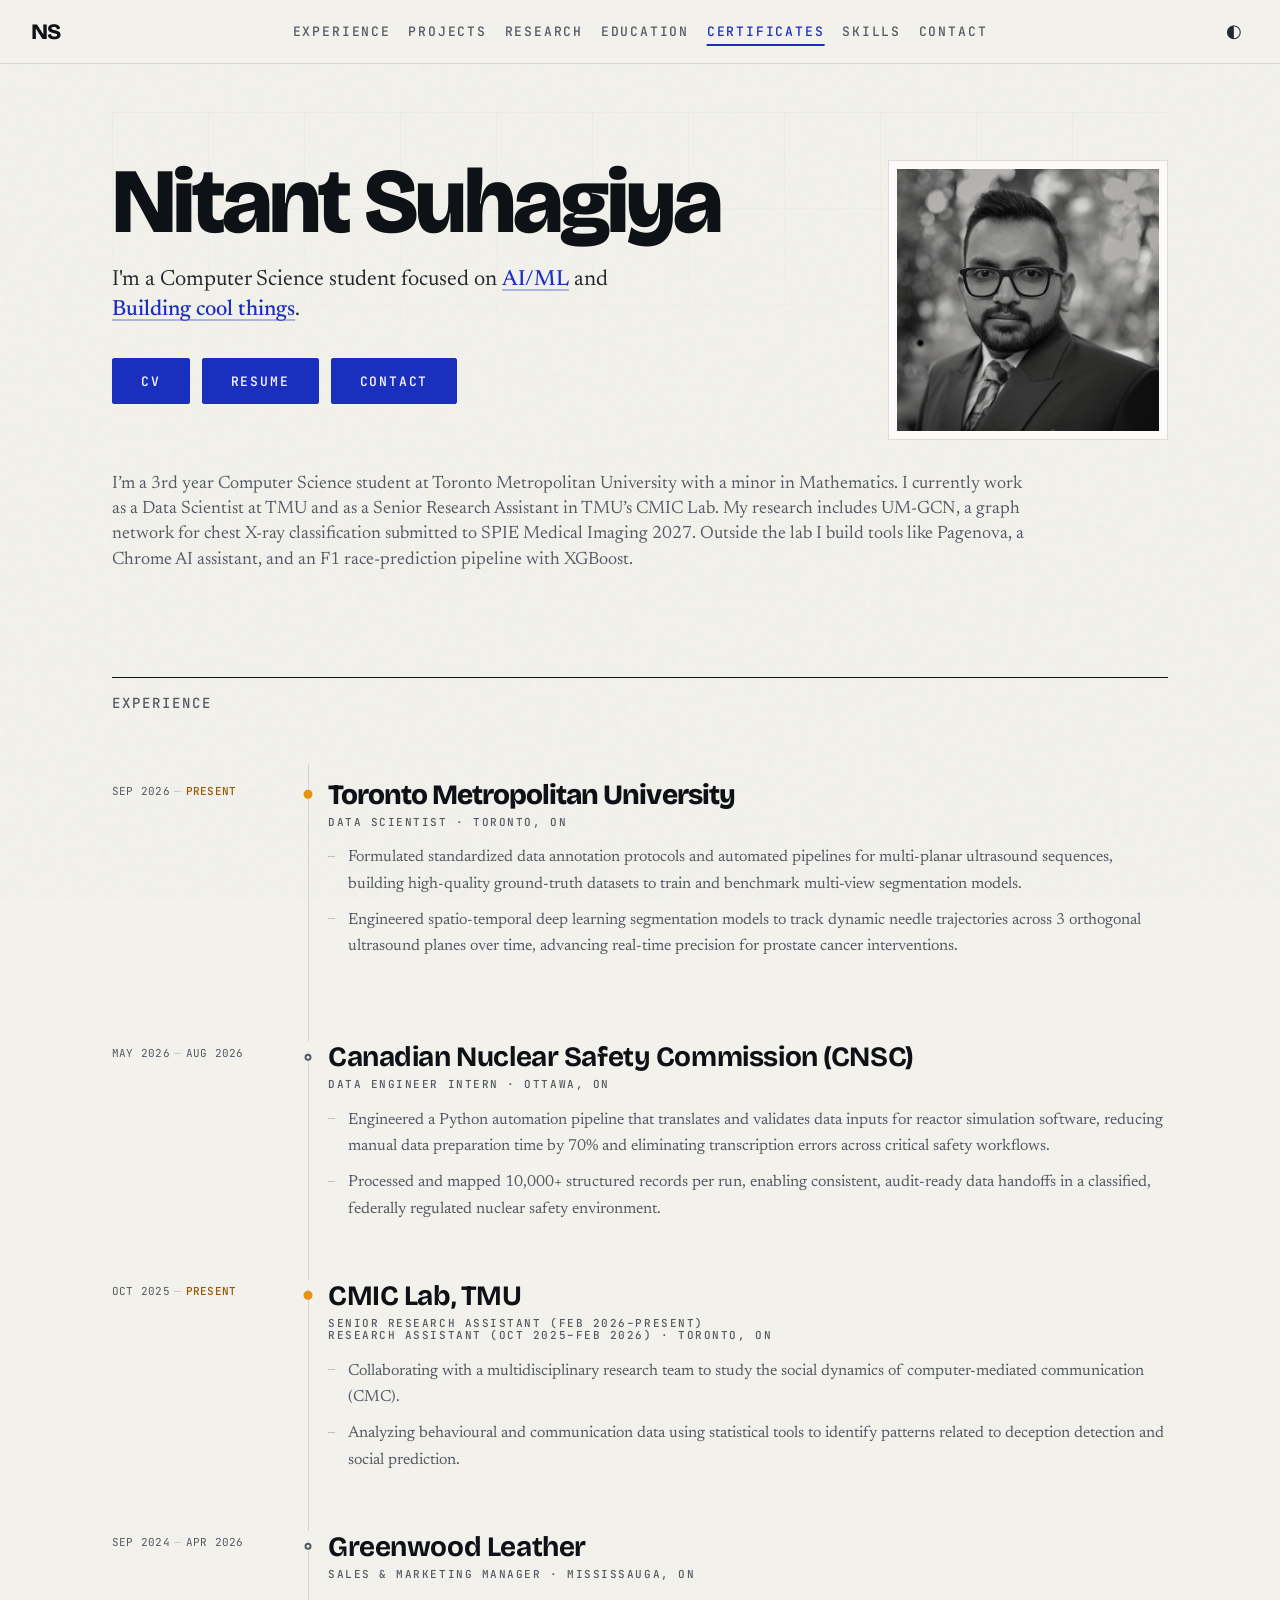
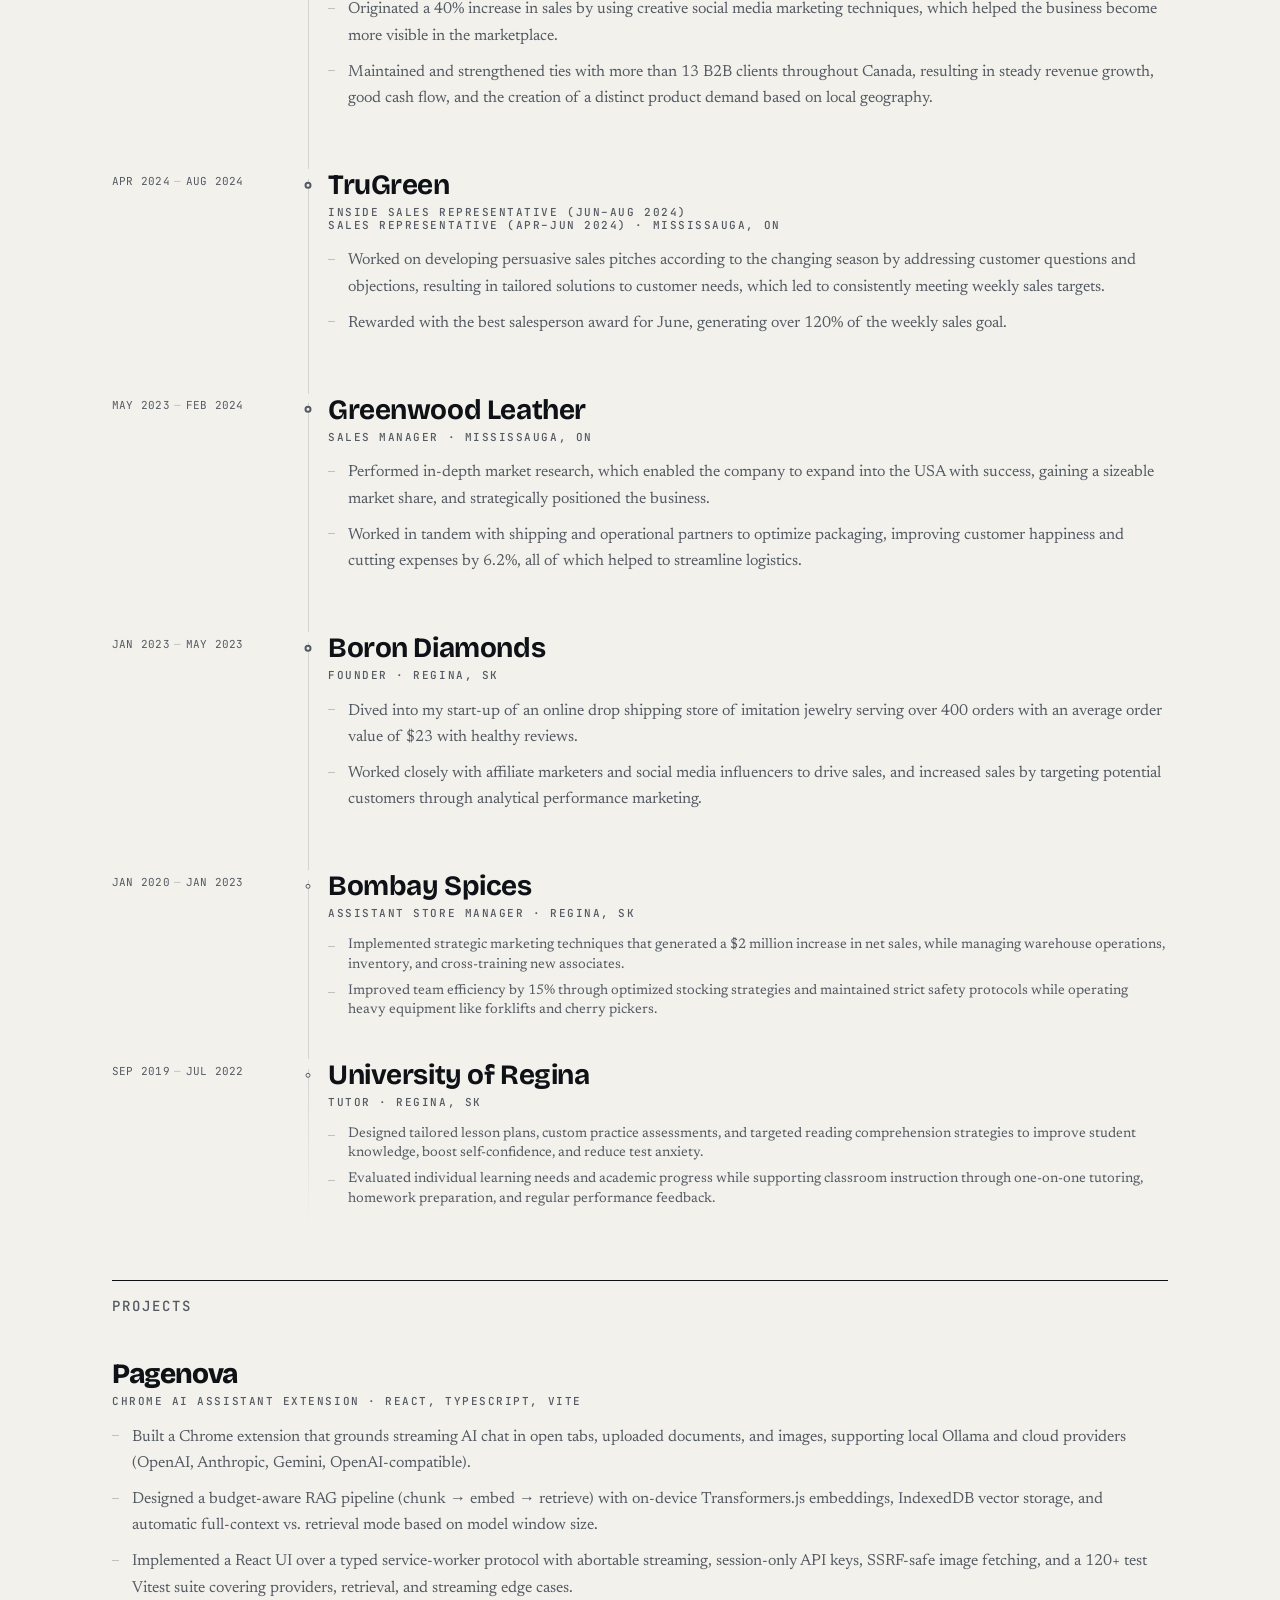
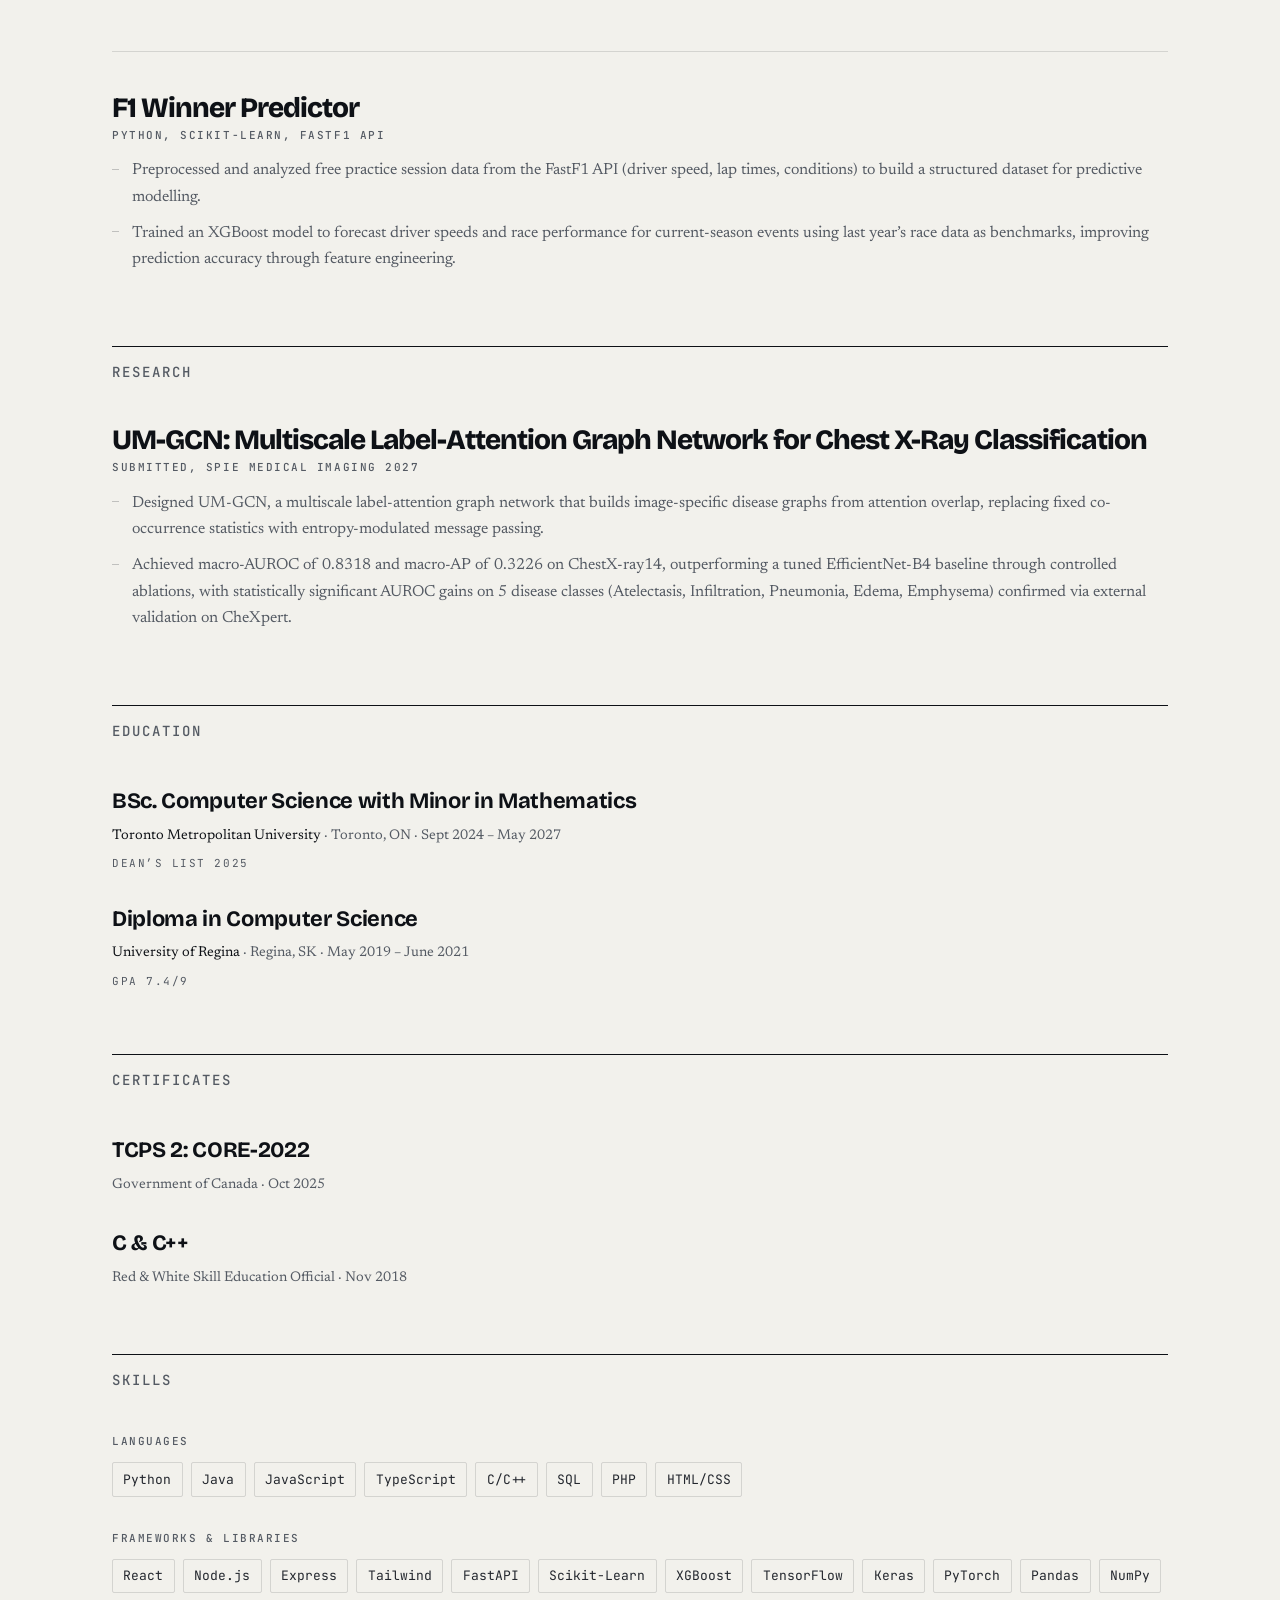
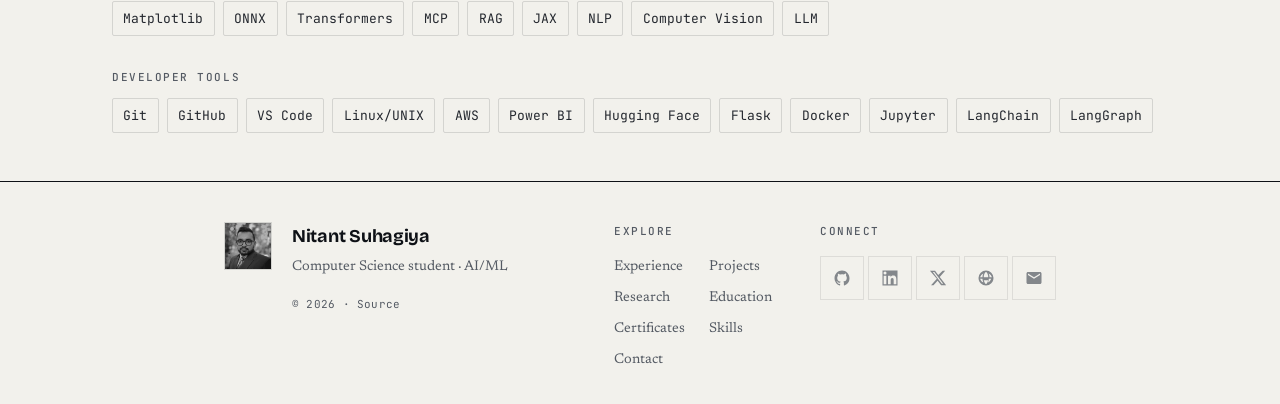
<file: index.html>
<!DOCTYPE html>
<html lang="en">
  <head>
    <meta charset="UTF-8" />
    <meta name="viewport" content="width=device-width, initial-scale=1" />
    <meta
      name="description"
      content="Personal portfolio — experience, projects, research, and education."
    />
    <title>Nitant Suhagiya</title>
    <link rel="preconnect" href="https://fonts.googleapis.com" />
    <link rel="preconnect" href="https://fonts.gstatic.com" crossorigin />
    <link
      href="https://fonts.googleapis.com/css2?family=Bricolage+Grotesque:opsz,wght@12..96,400;12..96,700;12..96,800&family=JetBrains+Mono:wght@400;500&family=Newsreader:opsz,wght@6..72,400;6..72,500&display=swap"
      rel="stylesheet"
    />
    <link rel="stylesheet" href="styles.css" />
    <script>
      // Avoid flash: apply theme before paint (mirrors personal-site pattern).
      (() => {
        const stored = localStorage.getItem("theme");
        const dark = window.matchMedia("(prefers-color-scheme: dark)").matches;
        document.documentElement.dataset.theme =
          stored || (dark ? "dark" : "light");
      })();
    </script>
  </head>
  <body>
    <a class="skip-link" href="#main">Skip to content</a>

    <header class="site-header">
      <a class="site-logo" href="#top" aria-label="Nitant Suhagiya — home">
        <span class="logo-text">NS</span>
      </a>

      <nav class="nav-links" id="primary-nav" aria-label="Primary">
        <a class="nav-link" href="#experience">Experience</a>
        <a class="nav-link" href="#projects">Projects</a>
        <a class="nav-link" href="#research">Research</a>
        <a class="nav-link" href="#education">Education</a>
        <a class="nav-link" href="#certificates">Certificates</a>
        <a class="nav-link" href="#skills">Skills</a>
        <a class="nav-link" href="contact.html">Contact</a>
      </nav>

      <div class="nav-actions">
        <button
          type="button"
          class="nav-toggle"
          id="nav-toggle"
          aria-expanded="false"
          aria-controls="primary-nav"
          aria-label="Open menu"
        >
          <span class="nav-toggle-bars" aria-hidden="true"></span>
        </button>
        <button
          type="button"
          class="theme-toggle"
          id="theme-toggle"
          aria-label="Switch theme"
        >
          <span class="theme-toggle-icon" aria-hidden="true">◐</span>
        </button>
      </div>
    </header>
    <div class="nav-backdrop" id="nav-backdrop" hidden></div>

    <div class="page-container">
      <main id="main" class="page-main page-main--hero" tabindex="-1">
        <!-- Backbone: hero from mldangelo/personal-site -->
        <section class="hero" id="top">
          <div class="hero-grid">
            <div class="hero-primary">
              <h1 class="hero-title">
                <span class="hero-name">Nitant Suhagiya</span>
              </h1>
              <p class="hero-tagline">
                I'm a Computer Science student focused on
                <a href="#" class="hero-highlight">AI/ML</a> and
                <a href="#" class="hero-highlight">Building cool things</a>.
              </p>
              <div class="hero-cta">
                <a
                  href="Nitant_Suhagiya_CV.pdf"
                  class="button"
                  target="_blank"
                  rel="noopener noreferrer"
                  >CV</a
                >
                <a
                  href="Nitant_Suhagiya_Resume.pdf"
                  class="button"
                  target="_blank"
                  rel="noopener noreferrer"
                  >Resume</a
                >
                <a href="contact.html" class="button">Contact</a>
              </div>
            </div>
            <div class="hero-portrait">
              <img
                src="Profile.jpg"
                alt="Portrait of Nitant Suhagiya"
                width="320"
                height="320"
              />
            </div>
          </div>
          <p class="hero-about">
            I’m a 3rd year Computer Science student at Toronto Metropolitan University
            with a minor in Mathematics. I currently work as a Data Scientist at
            TMU and as a Senior Research Assistant in TMU’s CMIC Lab. My research
            includes UM-GCN, a graph network for chest X-ray classification
            submitted to SPIE Medical Imaging 2027. Outside the lab I build tools
            like Pagenova, a Chrome AI assistant, and an F1 race-prediction
            pipeline with XGBoost.
          </p>
          <div class="hero-bg" aria-hidden="true"></div>
        </section>

        <div class="resume-content">
          <section id="experience" class="resume-section" aria-labelledby="exp-heading">
            <div class="section-title">
              <h2 id="exp-heading">Experience</h2>
            </div>
            <div class="experience-spine">
              <article class="jobs-container jobs-container--lead jobs-container--current">
                <span class="job-marker" aria-hidden="true"></span>
                <p class="daterange">
                  <time datetime="2026-09">Sep 2026</time>
                  <span class="daterange-sep" aria-hidden="true">—</span>
                  <span class="sr-only"> to </span>
                  <span class="daterange-present">Present</span>
                </p>
                <div class="job-body">
                  <header>
                    <h3>
                      <a
                        class="job-company"
                        href="https://www.torontomu.ca/laboratory-translational-medicine/"
                        target="_blank"
                        rel="noopener noreferrer"
                        >Toronto Metropolitan University</a
                      >
                      <span class="job-position"
                        >Data Scientist · Toronto, ON</span
                      >
                    </h3>
                  </header>
                  <ul class="points">
                    <li>
                      Formulated standardized data annotation protocols and
                      automated pipelines for multi-planar ultrasound sequences,
                      building high-quality ground-truth datasets to train and
                      benchmark multi-view segmentation models.
                    </li>
                    <li>
                      Engineered spatio-temporal deep learning segmentation
                      models to track dynamic needle trajectories across 3
                      orthogonal ultrasound planes over time, advancing
                      real-time precision for prostate cancer interventions.
                    </li>
                  </ul>
                </div>
              </article>

              <article class="jobs-container">
                <span class="job-marker" aria-hidden="true"></span>
                <p class="daterange">
                  <time datetime="2026-05">May 2026</time>
                  <span class="daterange-sep" aria-hidden="true">—</span>
                  <span class="sr-only"> to </span>
                  <time datetime="2026-08">Aug 2026</time>
                </p>
                <div class="job-body">
                  <header>
                    <h3>
                      <a
                        class="job-company"
                        href="https://www.cnsc-ccsn.gc.ca/"
                        target="_blank"
                        rel="noopener noreferrer"
                        >Canadian Nuclear Safety Commission (CNSC)</a
                      >
                      <span class="job-position"
                        >Data Engineer Intern · Ottawa, ON</span
                      >
                    </h3>
                  </header>
                  <ul class="points">
                    <li>
                      Engineered a Python automation pipeline that translates
                      and validates data inputs for reactor simulation software,
                      reducing manual data preparation time by 70% and
                      eliminating transcription errors across critical safety
                      workflows.
                    </li>
                    <li>
                      Processed and mapped 10,000+ structured records per run,
                      enabling consistent, audit-ready data handoffs in a
                      classified, federally regulated nuclear safety
                      environment.
                    </li>
                  </ul>
                </div>
              </article>

              <article class="jobs-container jobs-container--current">
                <span class="job-marker" aria-hidden="true"></span>
                <p class="daterange">
                  <time datetime="2025-10">Oct 2025</time>
                  <span class="daterange-sep" aria-hidden="true">—</span>
                  <span class="sr-only"> to </span>
                  <span class="daterange-present">Present</span>
                </p>
                <div class="job-body">
                  <header>
                    <h3>
                      <a
                        class="job-company"
                        href="https://www.torontomu.ca/tedrogersschool/computer-mediated-interpersonal-communication-lab/"
                        target="_blank"
                        rel="noopener noreferrer"
                        >CMIC Lab, TMU</a
                      >
                      <span class="job-position"
                        >Senior Research Assistant (Feb 2026–Present)<br>
                        Research Assistant (Oct 2025–Feb 2026) · Toronto,
                        ON</span
                      >
                    </h3>
                  </header>
                  <ul class="points">
                    <li>
                      Collaborating with a multidisciplinary research team to
                      study the social dynamics of computer-mediated
                      communication (CMC).
                    </li>
                    <li>
                      Analyzing behavioural and communication data using
                      statistical tools to identify patterns related to
                      deception detection and social prediction.
                    </li>
                  </ul>
                </div>
              </article>

              <article class="jobs-container">
                <span class="job-marker" aria-hidden="true"></span>
                <p class="daterange">
                  <time datetime="2024-09">Sep 2024</time>
                  <span class="daterange-sep" aria-hidden="true">—</span>
                  <span class="sr-only"> to </span>
                  <time datetime="2026-04">Apr 2026</time>
                </p>
                <div class="job-body">
                  <header>
                    <h3>
                      <a
                        class="job-company"
                        href="https://greenwoodleather.com/"
                        target="_blank"
                        rel="noopener noreferrer"
                        >Greenwood Leather</a
                      >
                      <span class="job-position"
                        >Sales &amp; Marketing Manager · Mississauga, ON</span
                      >
                    </h3>
                  </header>
                  <ul class="points">
                    <li>
                      Originated a 40% increase in sales by using creative
                      social media marketing techniques, which helped the
                      business become more visible in the marketplace.
                    </li>
                    <li>
                      Maintained and strengthened ties with more than 13 B2B
                      clients throughout Canada, resulting in steady revenue
                      growth, good cash flow, and the creation of a distinct
                      product demand based on local geography.
                    </li>
                  </ul>
                </div>
              </article>

              <article class="jobs-container">
                <span class="job-marker" aria-hidden="true"></span>
                <p class="daterange">
                  <time datetime="2024-04">Apr 2024</time>
                  <span class="daterange-sep" aria-hidden="true">—</span>
                  <span class="sr-only"> to </span>
                  <time datetime="2024-08">Aug 2024</time>
                </p>
                <div class="job-body">
                  <header>
                    <h3>
                      <a
                        class="job-company"
                        href="https://www.trugreen.ca/"
                        target="_blank"
                        rel="noopener noreferrer"
                        >TruGreen</a
                      >
                      <span class="job-position"
                        >Inside Sales Representative (Jun–Aug 2024)<br>
                        Sales Representative (Apr–Jun 2024) · Mississauga, ON</span
                      >
                    </h3>
                  </header>
                  <ul class="points">
                    <li>
                      Worked on developing persuasive sales pitches according
                      to the changing season by addressing customer questions
                      and objections, resulting in tailored solutions to
                      customer needs, which led to consistently meeting weekly
                      sales targets.
                    </li>
                    <li>
                      Rewarded with the best salesperson award for June,
                      generating over 120% of the weekly sales goal.
                    </li>
                  </ul>
                </div>
              </article>

              <article class="jobs-container">
                <span class="job-marker" aria-hidden="true"></span>
                <p class="daterange">
                  <time datetime="2023-05">May 2023</time>
                  <span class="daterange-sep" aria-hidden="true">—</span>
                  <span class="sr-only"> to </span>
                  <time datetime="2024-02">Feb 2024</time>
                </p>
                <div class="job-body">
                  <header>
                    <h3>
                      <a
                        class="job-company"
                        href="https://greenwoodleather.com/"
                        target="_blank"
                        rel="noopener noreferrer"
                        >Greenwood Leather</a
                      >
                      <span class="job-position"
                        >Sales Manager · Mississauga, ON</span
                      >
                    </h3>
                  </header>
                  <ul class="points">
                    <li>
                      Performed in-depth market research, which enabled the
                      company to expand into the USA with success, gaining a
                      sizeable market share, and strategically positioned the
                      business.
                    </li>
                    <li>
                      Worked in tandem with shipping and operational partners
                      to optimize packaging, improving customer happiness and
                      cutting expenses by 6.2%, all of which helped to
                      streamline logistics.
                    </li>
                  </ul>
                </div>
              </article>

              <article class="jobs-container">
                <span class="job-marker" aria-hidden="true"></span>
                <p class="daterange">
                  <time datetime="2023-01">Jan 2023</time>
                  <span class="daterange-sep" aria-hidden="true">—</span>
                  <span class="sr-only"> to </span>
                  <time datetime="2023-05">May 2023</time>
                </p>
                <div class="job-body">
                  <header>
                    <h3>
                      <span class="job-company">Boron Diamonds</span>
                      <span class="job-position">Founder · Regina, SK</span>
                    </h3>
                  </header>
                  <ul class="points">
                    <li>
                      Dived into my start-up of an online drop shipping store
                      of imitation jewelry serving over 400 orders with an
                      average order value of $23 with healthy reviews.
                    </li>
                    <li>
                      Worked closely with affiliate marketers and social media
                      influencers to drive sales, and increased sales by
                      targeting potential customers through analytical
                      performance marketing.
                    </li>
                  </ul>
                </div>
              </article>

              <article class="jobs-container jobs-container--early">
                <span class="job-marker" aria-hidden="true"></span>
                <p class="daterange">
                  <time datetime="2020-01">Jan 2020</time>
                  <span class="daterange-sep" aria-hidden="true">—</span>
                  <span class="sr-only"> to </span>
                  <time datetime="2023-01">Jan 2023</time>
                </p>
                <div class="job-body">
                  <header>
                    <h3>
                      <span class="job-company">Bombay Spices</span>
                      <span class="job-position"
                        >Assistant Store Manager · Regina, SK</span
                      >
                    </h3>
                  </header>
                  <ul class="points">
                    <li>
                      Implemented strategic marketing techniques that generated
                      a $2 million increase in net sales, while managing
                      warehouse operations, inventory, and cross-training new
                      associates.
                    </li>
                    <li>
                      Improved team efficiency by 15% through optimized
                      stocking strategies and maintained strict safety
                      protocols while operating heavy equipment like forklifts
                      and cherry pickers.
                    </li>
                  </ul>
                </div>
              </article>

              <article class="jobs-container jobs-container--early">
                <span class="job-marker" aria-hidden="true"></span>
                <p class="daterange">
                  <time datetime="2019-09">Sep 2019</time>
                  <span class="daterange-sep" aria-hidden="true">—</span>
                  <span class="sr-only"> to </span>
                  <time datetime="2022-07">Jul 2022</time>
                </p>
                <div class="job-body">
                  <header>
                    <h3>
                      <a
                        class="job-company"
                        href="https://www.uregina.ca/"
                        target="_blank"
                        rel="noopener noreferrer"
                        >University of Regina</a
                      >
                      <span class="job-position">Tutor · Regina, SK</span>
                    </h3>
                  </header>
                  <ul class="points">
                    <li>
                      Designed tailored lesson plans, custom practice
                      assessments, and targeted reading comprehension
                      strategies to improve student knowledge, boost
                      self-confidence, and reduce test anxiety.
                    </li>
                    <li>
                      Evaluated individual learning needs and academic progress
                      while supporting classroom instruction through one-on-one
                      tutoring, homework preparation, and regular performance
                      feedback.
                    </li>
                  </ul>
                </div>
              </article>
            </div>
          </section>

          <section id="projects" class="resume-section" aria-labelledby="proj-heading">
            <div class="section-title">
              <h2 id="proj-heading">Projects</h2>
            </div>
            <div class="project-list">
              <article class="project">
                <header>
                  <h3>
                    <a
                      class="job-company"
                      href="https://github.com/Nitant-Suhagiya/Pagenova"
                      target="_blank"
                      rel="noopener noreferrer"
                      >Pagenova</a
                    >
                    <span class="job-position"
                      >Chrome AI assistant Extension · React, TypeScript,
                      Vite</span
                    >
                  </h3>
                </header>
                <ul class="points">
                  <li>
                    Built a Chrome extension that grounds streaming AI chat in
                    open tabs, uploaded documents, and images, supporting local
                    Ollama and cloud providers (OpenAI, Anthropic, Gemini,
                    OpenAI-compatible).
                  </li>
                  <li>
                    Designed a budget-aware RAG pipeline (chunk → embed →
                    retrieve) with on-device Transformers.js embeddings,
                    IndexedDB vector storage, and automatic full-context vs.
                    retrieval mode based on model window size.
                  </li>
                  <li>
                    Implemented a React UI over a typed service-worker protocol
                    with abortable streaming, session-only API keys, SSRF-safe
                    image fetching, and a 120+ test Vitest suite covering
                    providers, retrieval, and streaming edge cases.
                  </li>
                </ul>
              </article>

              <article class="project">
                <header>
                  <h3>
                    <a
                      class="job-company"
                      href="https://github.com/Nitant-Suhagiya/F1_2025_predictions"
                      target="_blank"
                      rel="noopener noreferrer"
                      >F1 Winner Predictor</a
                    >
                    <span class="job-position"
                      >Python, scikit-learn, FastF1 API</span
                    >
                  </h3>
                </header>
                <ul class="points">
                  <li>
                    Preprocessed and analyzed free practice session data from
                    the FastF1 API (driver speed, lap times, conditions) to
                    build a structured dataset for predictive modelling.
                  </li>
                  <li>
                    Trained an XGBoost model to forecast driver speeds and race
                    performance for current-season events using last year’s race
                    data as benchmarks, improving prediction accuracy through
                    feature engineering.
                  </li>
                </ul>
              </article>
            </div>
          </section>

          <section id="research" class="resume-section" aria-labelledby="res-heading">
            <div class="section-title">
              <h2 id="res-heading">Research</h2>
            </div>
            <div class="project-list">
              <article class="project">
                <header>
                  <h3>
                    <a
                      class="job-company"
                      href="https://github.com/Nitant-Suhagiya/UM-GCN"
                      target="_blank"
                      rel="noopener noreferrer"
                      >UM-GCN: Multiscale Label-Attention Graph Network for
                      Chest X-Ray Classification</a
                    >
                    <span class="job-position"
                      >Submitted, SPIE Medical Imaging 2027</span
                    >
                  </h3>
                </header>
                <ul class="points">
                  <li>
                    Designed UM-GCN, a multiscale label-attention graph network
                    that builds image-specific disease graphs from attention
                    overlap, replacing fixed co-occurrence statistics with
                    entropy-modulated message passing.
                  </li>
                  <li>
                    Achieved macro-AUROC of 0.8318 and macro-AP of 0.3226 on
                    ChestX-ray14, outperforming a tuned EfficientNet-B4 baseline
                    through controlled ablations, with statistically significant
                    AUROC gains on 5 disease classes (Atelectasis, Infiltration,
                    Pneumonia, Edema, Emphysema) confirmed via external
                    validation on CheXpert.
                  </li>
                </ul>
              </article>
            </div>
          </section>

          <section id="education" class="resume-section" aria-labelledby="edu-heading">
            <div class="section-title">
              <h2 id="edu-heading">Education</h2>
            </div>
            <div class="degree-list">
              <article class="degree-container">
                <h3 class="degree">
                  BSc. Computer Science with Minor in Mathematics
                </h3>
                <p class="school">
                  <a
                    href="https://www.torontomu.ca/"
                    target="_blank"
                    rel="noopener noreferrer"
                    >Toronto Metropolitan University</a
                  >
                  · Toronto, ON · Sept 2024 – May 2027
                </p>
                <p class="degree-note">Dean’s List 2025</p>
              </article>
              <article class="degree-container">
                <h3 class="degree">Diploma in Computer Science</h3>
                <p class="school">
                  <a
                    href="https://www.uregina.ca/"
                    target="_blank"
                    rel="noopener noreferrer"
                    >University of Regina</a
                  >
                  · Regina, SK · May 2019 – June 2021
                </p>
                <p class="degree-note">GPA 7.4/9</p>
              </article>
            </div>
          </section>

          <section
            id="certificates"
            class="resume-section"
            aria-labelledby="cert-heading"
          >
            <div class="section-title">
              <h2 id="cert-heading">Certificates</h2>
            </div>
            <div class="degree-list">
              <article class="degree-container">
                <h3 class="degree">TCPS 2: CORE-2022</h3>
                <p class="school">Government of Canada · Oct 2025</p>
              </article>
              <article class="degree-container">
                <h3 class="degree">C &amp; C++</h3>
                <p class="school">
                  Red &amp; White Skill Education Official · Nov 2018
                </p>
              </article>
            </div>
          </section>

          <section id="skills" class="resume-section" aria-labelledby="skills-heading">
            <div class="section-title">
              <h2 id="skills-heading">Skills</h2>
            </div>
            <div class="skills-groups">
              <div class="skills-group">
                <h3 class="skills-group-title">Languages</h3>
                <ul class="skill-tags">
                  <li>Python</li>
                  <li>Java</li>
                  <li>JavaScript</li>
                  <li>TypeScript</li>
                  <li>C/C++</li>
                  <li>SQL</li>
                  <li>PHP</li>
                  <li>HTML/CSS</li>
                </ul>
              </div>
              <div class="skills-group">
                <h3 class="skills-group-title">Frameworks &amp; Libraries</h3>
                <ul class="skill-tags">
                  <li>React</li>
                  <li>Node.js</li>
                  <li>Express</li>
                  <li>Tailwind</li>
                  <li>FastAPI</li>
                  <li>Scikit-Learn</li>
                  <li>XGBoost</li>
                  <li>TensorFlow</li>
                  <li>Keras</li>
                  <li>PyTorch</li>
                  <li>Pandas</li>
                  <li>NumPy</li>
                  <li>Matplotlib</li>
                  <li>ONNX</li>
                  <li>Transformers</li>
                  <li>MCP</li>
                  <li>RAG</li>
                  <li>JAX</li>
                  <li>NLP</li>
                  <li>Computer Vision</li>
                  <li>LLM</li>
                </ul>
              </div>
              <div class="skills-group">
                <h3 class="skills-group-title">Developer Tools</h3>
                <ul class="skill-tags">
                  <li>Git</li>
                  <li>GitHub</li>
                  <li>VS Code</li>
                  <li>Linux/UNIX</li>
                  <li>AWS</li>
                  <li>Power BI</li>
                  <li>Hugging Face</li>
                  <li>Flask</li>
                  <li>Docker</li>
                  <li>Jupyter</li>
                  <li>LangChain</li>
                  <li>LangGraph</li>
                </ul>
              </div>
            </div>
          </section>
        </div>
      </main>

      <footer class="site-footer-new">
        <div class="footer-content">
          <div class="footer-identity">
            <a class="footer-avatar" href="#top" aria-label="Back to top">
              <img src="Profile.jpg" alt="" width="80" height="80" />
            </a>
            <div class="footer-info">
              <span class="footer-name">Nitant Suhagiya</span>
              <p class="footer-role">
                Computer Science student · AI/ML
              </p>
              <p class="footer-copyright">
                © <span id="year"></span> ·
                <a
                  href="https://github.com/Nitant-Suhagiya/Portfolio"
                  target="_blank"
                  rel="noopener noreferrer"
                  >Source<span class="sr-only"> (opens in new tab)</span></a
                >
              </p>
            </div>
          </div>

          <div class="footer-right">
            <nav class="footer-links" aria-labelledby="footer-links-heading">
              <span id="footer-links-heading" class="footer-links-label"
                >Explore</span
              >
              <div class="footer-links-grid">
                <a href="#experience">Experience</a>
                <a href="#projects">Projects</a>
                <a href="#research">Research</a>
                <a href="#education">Education</a>
                <a href="#certificates">Certificates</a>
                <a href="#skills">Skills</a>
                <a href="contact.html">Contact</a>
              </div>
            </nav>

            <div class="footer-social" aria-labelledby="footer-social-heading">
              <span id="footer-social-heading" class="footer-social-label"
                >Connect</span
              >
              <!-- Connect: GitHub, LinkedIn, X, site, email -->
              <ul class="icons">
                <li>
                  <a
                    href="https://github.com/Nitant-Suhagiya"
                    target="_blank"
                    rel="noopener noreferrer"
                    aria-label="GitHub"
                    title="GitHub"
                  >
                    <svg viewBox="0 0 24 24" aria-hidden="true" width="18" height="18">
                      <path
                        fill="currentColor"
                        d="M12 2C6.48 2 2 6.58 2 12.26c0 4.52 2.87 8.35 6.84 9.71.5.1.68-.22.68-.48 0-.24-.01-.87-.01-1.71-2.78.62-3.37-1.37-3.37-1.37-.45-1.18-1.11-1.5-1.11-1.5-.91-.64.07-.63.07-.63 1 .07 1.53 1.06 1.53 1.06.89 1.56 2.34 1.11 2.91.85.09-.66.35-1.11.63-1.37-2.22-.26-4.56-1.14-4.56-5.07 0-1.12.39-2.03 1.03-2.75-.1-.26-.45-1.31.1-2.73 0 0 .84-.27 2.75 1.05A9.36 9.36 0 0 1 12 6.84c.85.01 1.71.12 2.51.35 1.91-1.32 2.75-1.05 2.75-1.05.55 1.42.2 2.47.1 2.73.64.72 1.03 1.63 1.03 2.75 0 3.94-2.34 4.8-4.57 5.06.36.32.68.94.68 1.9 0 1.37-.01 2.47-.01 2.81 0 .26.18.58.69.48A10.04 10.04 0 0 0 22 12.26C22 6.58 17.52 2 12 2z"
                      />
                    </svg>
                  </a>
                </li>
                <li>
                  <a
                    href="https://www.linkedin.com/in/nitant-suhagiya/"
                    target="_blank"
                    rel="noopener noreferrer"
                    aria-label="LinkedIn"
                    title="LinkedIn"
                  >
                    <svg viewBox="0 0 24 24" aria-hidden="true" width="18" height="18">
                      <path
                        fill="currentColor"
                        d="M20.45 20.45h-3.55v-5.57c0-1.33-.02-3.04-1.85-3.04-1.85 0-2.14 1.45-2.14 2.94v5.67H9.36V9h3.41v1.56h.05c.48-.9 1.64-1.85 3.37-1.85 3.6 0 4.27 2.37 4.27 5.46v6.28zM5.34 7.43a2.06 2.06 0 1 1 0-4.12 2.06 2.06 0 0 1 0 4.12zM7.12 20.45H3.56V9h3.56v11.45zM22 2H2v20h20V2z"
                      />
                    </svg>
                  </a>
                </li>
                <li>
                  <a
                    href="https://x.com/SuhagiyaN"
                    target="_blank"
                    rel="noopener noreferrer"
                    aria-label="X"
                    title="X"
                  >
                    <svg viewBox="0 0 24 24" aria-hidden="true" width="18" height="18">
                      <path
                        fill="currentColor"
                        d="M18.244 2.25h3.308l-7.227 8.26 8.502 11.24H16.17l-4.714-6.231-5.401 6.231H2.746l7.717-8.835L1.254 2.25H8.08l4.251 5.699L18.244 2.25zm-1.161 17.52h1.833L7.084 4.126H5.117L17.083 19.77z"
                      />
                    </svg>
                  </a>
                </li>
                <li>
                  <a
                    href="https://nitantsuhagiya.com/"
                    target="_blank"
                    rel="noopener noreferrer"
                    aria-label="Website"
                    title="Website"
                  >
                    <svg viewBox="0 0 24 24" aria-hidden="true" width="18" height="18">
                      <path
                        fill="currentColor"
                        d="M12 2a10 10 0 1 0 0 20 10 10 0 0 0 0-20zm7.93 9h-3.17a15.4 15.4 0 0 0-1.2-5.02A8.03 8.03 0 0 1 19.93 11zM12 4c.9 0 2.23 1.84 2.9 5H9.1C9.77 5.84 11.1 4 12 4zM4.07 13h3.17c.2 1.8.7 3.5 1.2 5.02A8.03 8.03 0 0 1 4.07 13zm3.17-2H4.07a8.03 8.03 0 0 1 4.37-5.02A15.4 15.4 0 0 0 7.24 11zM12 20c-.9 0-2.23-1.84-2.9-5h5.8c-.67 3.16-2 5-2.9 5zm2.56-2a15.4 15.4 0 0 0 1.2-5h3.17a8.03 8.03 0 0 1-4.37 5zM14.9 11H9.1a13.7 13.7 0 0 1 0-2h5.8a13.7 13.7 0 0 1 0 2z"
                      />
                    </svg>
                  </a>
                </li>
                <li>
                  <a
                    href="mailto:nitant187@gmail.com"
                    aria-label="Email"
                    title="Email"
                  >
                    <svg viewBox="0 0 24 24" aria-hidden="true" width="18" height="18">
                      <path
                        fill="currentColor"
                        d="M20 4H4c-1.1 0-2 .9-2 2v12c0 1.1.9 2 2 2h16c1.1 0 2-.9 2-2V6c0-1.1-.9-2-2-2zm0 4-8 5L4 8V6l8 5 8-5v2z"
                      />
                    </svg>
                  </a>
                </li>
              </ul>
            </div>
          </div>
        </div>
      </footer>
    </div>

    <script src="script.js"></script>
  </body>
</html>
</file>
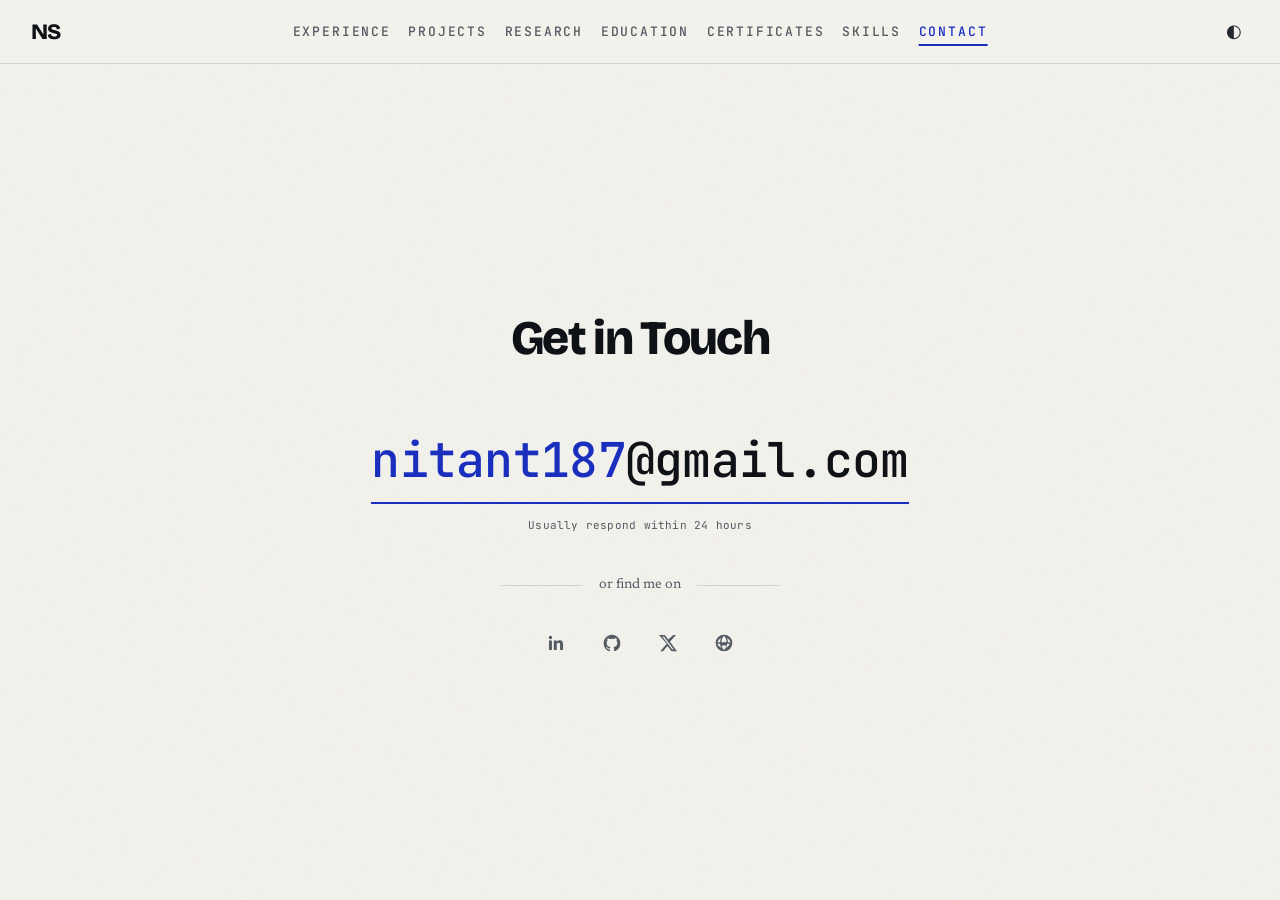
<file: contact.html>
<!DOCTYPE html>
<html lang="en">
  <head>
    <meta charset="UTF-8" />
    <meta name="viewport" content="width=device-width, initial-scale=1" />
    <meta
      name="description"
      content="Contact Nitant Suhagiya via email at nitant187@gmail.com."
    />
    <title>Contact | Nitant Suhagiya</title>
    <link rel="preconnect" href="https://fonts.googleapis.com" />
    <link rel="preconnect" href="https://fonts.gstatic.com" crossorigin />
    <link
      href="https://fonts.googleapis.com/css2?family=Bricolage+Grotesque:opsz,wght@12..96,400;12..96,700;12..96,800&family=JetBrains+Mono:wght@400;500&family=Newsreader:opsz,wght@6..72,400;6..72,500&display=swap"
      rel="stylesheet"
    />
    <link rel="stylesheet" href="styles.css" />
    <script>
      (() => {
        const stored = localStorage.getItem("theme");
        const dark = window.matchMedia("(prefers-color-scheme: dark)").matches;
        document.documentElement.dataset.theme =
          stored || (dark ? "dark" : "light");
      })();
    </script>
  </head>
  <body>
    <a class="skip-link" href="#main">Skip to content</a>

    <header class="site-header">
      <a class="site-logo" href="index.html" aria-label="Nitant Suhagiya — home">
        <span class="logo-text">NS</span>
      </a>

      <nav class="nav-links" id="primary-nav" aria-label="Primary">
        <a class="nav-link" href="index.html#experience">Experience</a>
        <a class="nav-link" href="index.html#projects">Projects</a>
        <a class="nav-link" href="index.html#research">Research</a>
        <a class="nav-link" href="index.html#education">Education</a>
        <a class="nav-link" href="index.html#certificates">Certificates</a>
        <a class="nav-link" href="index.html#skills">Skills</a>
        <a class="nav-link active" href="contact.html" aria-current="page"
          >Contact</a
        >
      </nav>

      <div class="nav-actions">
        <button
          type="button"
          class="nav-toggle"
          id="nav-toggle"
          aria-expanded="false"
          aria-controls="primary-nav"
          aria-label="Open menu"
        >
          <span class="nav-toggle-bars" aria-hidden="true"></span>
        </button>
        <button
          type="button"
          class="theme-toggle"
          id="theme-toggle"
          aria-label="Switch theme"
        >
          <span class="theme-toggle-icon" aria-hidden="true">◐</span>
        </button>
      </div>
    </header>
    <div class="nav-backdrop" id="nav-backdrop" hidden></div>

    <div class="page-container">
      <main id="main" class="page-main page-main--contact" tabindex="-1">
        <section class="contact-page">
          <header class="contact-header">
            <h1 class="page-title">Get in Touch</h1>
          </header>

          <div class="contact-content">
            <div class="contact-email-block">
              <a
                class="contact-email-link"
                href="mailto:nitant187@gmail.com"
                aria-label="Email nitant187@gmail.com"
              >
                <span class="contact-email-prefix">nitant187</span
                ><span class="contact-email-domain">@gmail.com</span>
              </a>
              <p class="contact-hint">Usually respond within 24 hours</p>
            </div>

            <div class="contact-divider"><span>or find me on</span></div>

            <ul class="icons">
              <li>
                <a
                  href="https://www.linkedin.com/in/nitant-suhagiya/"
                  target="_blank"
                  rel="noopener noreferrer"
                  aria-label="LinkedIn (opens in new tab)"
                >
                  <svg viewBox="0 0 24 24" width="20" height="20" aria-hidden="true">
                    <path
                      fill="currentColor"
                      d="M20.45 20.45h-3.55v-5.57c0-1.33-.02-3.04-1.85-3.04-1.85 0-2.14 1.45-2.14 2.94v5.67H9.36V9h3.41v1.56h.05c.48-.9 1.64-1.85 3.37-1.85 3.6 0 4.27 2.37 4.27 5.46v6.28zM5.34 7.43a2.06 2.06 0 1 1 0-4.12 2.06 2.06 0 0 1 0 4.12zM7.12 20.45H3.56V9h3.56v11.45z"
                    />
                  </svg>
                </a>
              </li>
              <li>
                <a
                  href="https://github.com/Nitant-Suhagiya"
                  target="_blank"
                  rel="noopener noreferrer"
                  aria-label="GitHub (opens in new tab)"
                >
                  <svg viewBox="0 0 24 24" width="20" height="20" aria-hidden="true">
                    <path
                      fill="currentColor"
                      d="M12 2C6.48 2 2 6.58 2 12.26c0 4.52 2.87 8.35 6.84 9.71.5.1.68-.22.68-.48 0-.24-.01-.87-.01-1.71-2.78.62-3.37-1.37-3.37-1.37-.45-1.18-1.11-1.5-1.11-1.5-.91-.64.07-.63.07-.63 1 .07 1.53 1.06 1.53 1.06.89 1.56 2.34 1.11 2.91.85.09-.66.35-1.11.63-1.37-2.22-.26-4.56-1.14-4.56-5.07 0-1.12.39-2.03 1.03-2.75-.1-.26-.45-1.31.1-2.73 0 0 .84-.27 2.75 1.05A9.36 9.36 0 0 1 12 6.84c.85.01 1.71.12 2.51.35 1.91-1.32 2.75-1.05 2.75-1.05.55 1.42.2 2.47.1 2.73.64.72 1.03 1.63 1.03 2.75 0 3.94-2.34 4.8-4.57 5.06.36.32.68.94.68 1.9 0 1.37-.01 2.47-.01 2.81 0 .26.18.58.69.48A10.04 10.04 0 0 0 22 12.26C22 6.58 17.52 2 12 2z"
                    />
                  </svg>
                </a>
              </li>
              <li>
                <a
                  href="https://x.com/SuhagiyaN"
                  target="_blank"
                  rel="noopener noreferrer"
                  aria-label="X (opens in new tab)"
                >
                  <svg viewBox="0 0 24 24" width="20" height="20" aria-hidden="true">
                    <path
                      fill="currentColor"
                      d="M18.244 2.25h3.308l-7.227 8.26 8.502 11.24H16.17l-4.714-6.231-5.401 6.231H2.746l7.717-8.835L1.254 2.25H8.08l4.251 5.699L18.244 2.25zm-1.161 17.52h1.833L7.084 4.126H5.117L17.083 19.77z"
                    />
                  </svg>
                </a>
              </li>
              <li>
                <a
                  href="https://nitantsuhagiya.com/"
                  target="_blank"
                  rel="noopener noreferrer"
                  aria-label="Website (opens in new tab)"
                >
                  <svg viewBox="0 0 24 24" width="20" height="20" aria-hidden="true">
                    <path
                      fill="currentColor"
                      d="M12 2a10 10 0 1 0 0 20 10 10 0 0 0 0-20zm7.93 9h-3.17a15.4 15.4 0 0 0-1.2-5.02A8.03 8.03 0 0 1 19.93 11zM12 4c.9 0 2.23 1.84 2.9 5H9.1C9.77 5.84 11.1 4 12 4zM4.07 13h3.17c.2 1.8.7 3.5 1.2 5.02A8.03 8.03 0 0 1 4.07 13zm3.17-2H4.07a8.03 8.03 0 0 1 4.37-5.02A15.4 15.4 0 0 0 7.24 11zM12 20c-.9 0-2.23-1.84-2.9-5h5.8c-.67 3.16-2 5-2.9 5zm2.56-2a15.4 15.4 0 0 0 1.2-5h3.17a8.03 8.03 0 0 1-4.37 5zM14.9 11H9.1a13.7 13.7 0 0 1 0-2h5.8a13.7 13.7 0 0 1 0 2z"
                    />
                  </svg>
                </a>
              </li>
            </ul>
          </div>
        </section>
      </main>
    </div>

    <script src="script.js"></script>
  </body>
</html>
</file>
<file: styles.css>
/* Backbone tokens/layout ported from mldangelo/personal-site
   (colors, dark-mode, header, nav, hero, page). Continuous-scroll
   list styling comes in the next pass. */

:root {
  --font-display: "Bricolage Grotesque", "Helvetica Neue", sans-serif;
  --font-body: "Newsreader", Georgia, serif;
  --font-mono: "JetBrains Mono", ui-monospace, monospace;

  --font-weight-normal: 400;
  --font-weight-medium: 500;
  --font-weight-bold: 700;
  --font-weight-black: 800;

  --text-2xs: 0.6875rem;
  --text-ui: 0.8125rem;
  --text-sm: 0.875rem;
  --text-base: 1rem;
  --text-md: 1.125rem;
  --text-lg: 1.375rem;
  --text-xl: 1.75rem;
  --text-2xl: 2.25rem;
  --text-3xl: 3rem;
  --text-display: clamp(3rem, 9vw, 5.75rem);

  --tracking-display: -0.035em;
  --tracking-tight: -0.015em;
  --tracking-wide: 0.02em;
  --tracking-label: 0.14em;

  --leading-display: 0.92;
  --leading-tight: 1.15;
  --leading-snug: 1.4;
  --leading-normal: 1.65;

  --header-height: 4rem;
  --header-height-mobile: 3.5rem;
  --measure-wide: 70rem;
  --measure-page: 56rem;

  --radius-xs: 1px;
  --radius-sm: 2px;
  --radius-full: 999px;
  --rule: 1px;
  --rule-strong: 2px;

  --duration-fast: 0.2s;
  --duration-normal: 0.3s;
  --ease-out: cubic-bezier(0.16, 1, 0.3, 1);
  --ease-menu: cubic-bezier(0.4, 0, 0.2, 1);

  --z-sticky: 100;
  --z-header: 10000;
  --z-overlay: 10001;
  --z-menu: 10002;
  --scroll-offset-resume: 6rem;

  --color-bg: #fcfbf9;
  --color-bg-alt: #f2f1ec;
  --color-fg: #23272e;
  --color-fg-bold: #0e1116;
  --color-fg-light: #545a63;

  --color-accent: #1b2fbf;
  --color-accent-hover: #16249c;
  --color-accent-fill: var(--color-accent);
  --color-accent-fill-hover: var(--color-accent-hover);
  --color-on-accent: #ffffff;
  --color-accent-underline: color-mix(in srgb, var(--color-accent) 32%, transparent);

  --color-border: rgba(35, 39, 46, 0.14);
  --color-border-bg: rgba(35, 39, 46, 0.08);
  --color-border-alt: rgba(35, 39, 46, 0.24);
  --color-control-border: #767b83;
  --color-surface-subtle: rgba(35, 39, 46, 0.035);
  --color-surface-hover: rgba(35, 39, 46, 0.06);
  --color-overlay-darker: rgba(14, 17, 22, 0.45);
  --color-signal: #9a5600;
  --color-signal-mark: #e8930c;

  color-scheme: light;
}

[data-theme="dark"] {
  --color-bg: #14171c;
  --color-bg-alt: #0d1015;
  --color-fg: #d8dbe0;
  --color-fg-bold: #f2f4f7;
  --color-fg-light: #949aa4;

  --color-accent: #8098ff;
  --color-accent-hover: #a3b3ff;
  --color-accent-fill: #2a3ad4;
  --color-accent-fill-hover: #3d4ce0;
  --color-on-accent: #f2f4f7;
  --color-accent-underline: color-mix(in srgb, var(--color-accent) 40%, transparent);

  --color-border: rgba(255, 255, 255, 0.12);
  --color-border-bg: rgba(255, 255, 255, 0.07);
  --color-border-alt: rgba(255, 255, 255, 0.2);
  --color-control-border: #8b929c;
  --color-surface-subtle: rgba(255, 255, 255, 0.04);
  --color-surface-hover: rgba(255, 255, 255, 0.07);
  --color-overlay-darker: rgba(0, 0, 0, 0.6);
  --color-signal: #f0a202;
  --color-signal-mark: #f0a202;

  color-scheme: dark;
}

*,
*::before,
*::after {
  box-sizing: border-box;
}

html {
  scroll-behavior: smooth;
  overflow-x: clip;
}

@media (prefers-reduced-motion: reduce) {
  html {
    scroll-behavior: auto;
  }

  *,
  *::before,
  *::after {
    animation-duration: 0.01ms !important;
    animation-iteration-count: 1 !important;
    transition-duration: 0.01ms !important;
  }

  body::before {
    display: none;
  }
}

body {
  margin: 0;
  background-color: var(--color-bg-alt);
  color: var(--color-fg);
  font-family: var(--font-body);
  font-size: var(--text-md);
  font-weight: var(--font-weight-normal);
  line-height: var(--leading-normal);
  padding-top: var(--header-height);
  padding-left: env(safe-area-inset-left);
  padding-right: env(safe-area-inset-right);
  overflow-x: clip;
  -webkit-font-smoothing: antialiased;
}

body.nav-open {
  overflow: hidden;
}

/* Quiet paper grain only — not a full-page grid */
body::before {
  content: "";
  position: fixed;
  inset: 0;
  z-index: -1;
  pointer-events: none;
  opacity: 0.022;
  background-image: url("data:image/svg+xml,%3Csvg viewBox='0 0 200 200' xmlns='http://www.w3.org/2000/svg'%3E%3Cfilter id='noise'%3E%3CfeTurbulence type='fractalNoise' baseFrequency='0.65' numOctaves='3' stitchTiles='stitch'/%3E%3C/filter%3E%3Crect width='100%25' height='100%25' filter='url(%23noise)'/%3E%3C/svg%3E");
}

@media (min-width: 980px) {
  body::before {
    opacity: 0.03;
  }
}

@media (max-width: 735px) {
  body {
    font-size: var(--text-base);
    padding-top: var(--header-height-mobile);
  }
}

a {
  color: inherit;
}

:focus-visible {
  outline: 2px solid var(--color-accent);
  outline-offset: 3px;
  border-radius: var(--radius-xs);
}

.skip-link {
  position: fixed;
  top: 0.5rem;
  left: 0.5rem;
  z-index: calc(var(--z-header) + 1);
  padding: 0.75rem 1.25rem;
  background: var(--color-accent-fill);
  color: var(--color-on-accent);
  font-family: var(--font-mono);
  font-size: var(--text-ui);
  letter-spacing: var(--tracking-label);
  text-transform: uppercase;
  text-decoration: none;
  border-radius: var(--radius-sm);
  transform: translateY(-200%);
  transition: transform var(--duration-fast) var(--ease-out);
}

.skip-link:focus-visible {
  transform: translateY(0);
  color: var(--color-on-accent);
}

/* Header — themes with page (bg-alt + blur), not a fixed white bar */
.site-header {
  position: fixed;
  top: 0;
  left: 0;
  z-index: var(--z-header);
  display: flex;
  align-items: center;
  justify-content: space-between;
  gap: 0.75rem;
  width: 100%;
  height: var(--header-height);
  padding: 0 max(1.5rem, env(safe-area-inset-right)) 0
    max(1.5rem, env(safe-area-inset-left));
  background-color: color-mix(in srgb, var(--color-bg-alt) 92%, transparent);
  border-bottom: var(--rule) solid var(--color-border);
  box-sizing: border-box;
  transition: background-color var(--duration-fast) var(--ease-out);
}

@media (min-width: 901px) {
  .site-header {
    backdrop-filter: blur(12px);
    -webkit-backdrop-filter: blur(12px);
  }
}

@media (max-width: 900px) {
  .site-header {
    background-color: var(--color-bg-alt);
  }
}

@media (max-width: 735px) {
  .site-header {
    height: var(--header-height-mobile);
    padding: 0 max(1rem, env(safe-area-inset-right)) 0
      max(1rem, env(safe-area-inset-left));
  }
}

.site-logo {
  position: relative;
  z-index: 1;
  display: flex;
  align-items: center;
  justify-content: center;
  min-width: 44px;
  min-height: 44px;
  flex-shrink: 0;
  text-decoration: none;
}

.logo-text {
  font-family: var(--font-display);
  font-size: var(--text-lg);
  font-weight: var(--font-weight-black);
  color: var(--color-fg-bold);
  letter-spacing: var(--tracking-display);
  line-height: 1;
}

.nav-links {
  position: absolute;
  left: 50%;
  transform: translateX(-50%);
  display: flex;
  flex-wrap: nowrap;
  justify-content: center;
  gap: 0.75rem 1.1rem;
  align-items: center;
  max-width: calc(100% - 9.5rem);
}

.nav-link {
  position: relative;
  padding: 0.5rem 0;
  font-family: var(--font-mono);
  font-size: var(--text-ui);
  font-weight: var(--font-weight-medium);
  letter-spacing: var(--tracking-label);
  text-transform: uppercase;
  color: var(--color-fg-light);
  text-decoration: none;
  line-height: 1;
  white-space: nowrap;
  transition: color var(--duration-fast) var(--ease-out);
}

.nav-link::after {
  content: "";
  position: absolute;
  bottom: 0;
  left: 0;
  right: 0;
  height: var(--rule-strong);
  background: var(--color-accent);
  transform: scaleX(0);
  transform-origin: left;
  transition: transform var(--duration-fast) var(--ease-out);
}

.nav-link:hover,
.nav-link:focus-visible,
.nav-link.active,
.nav-link.is-active {
  color: var(--color-fg-bold);
}

.nav-link.active,
.nav-link.is-active {
  color: var(--color-accent);
}

.nav-link:hover::after,
.nav-link:focus-visible::after,
.nav-link.active::after,
.nav-link.is-active::after {
  transform: scaleX(1);
}

.nav-actions {
  position: relative;
  z-index: 1;
  display: flex;
  align-items: center;
  gap: 0.15rem;
  flex-shrink: 0;
  margin-left: auto;
}

.nav-toggle {
  display: none;
  align-items: center;
  justify-content: center;
  width: 44px;
  height: 44px;
  padding: 0;
  background: transparent;
  border: none;
  border-radius: var(--radius-sm);
  color: var(--color-fg);
  cursor: pointer;
  transition:
    color var(--duration-fast) var(--ease-out),
    background-color var(--duration-fast) var(--ease-out);
}

.nav-toggle:hover {
  color: var(--color-fg-bold);
  background: var(--color-bg);
}

.nav-toggle-bars {
  position: relative;
  display: block;
  width: 1.15rem;
  height: 2px;
  background: currentColor;
  border-radius: var(--radius-full);
  transition: background-color var(--duration-fast) var(--ease-out);
}

.nav-toggle-bars::before,
.nav-toggle-bars::after {
  content: "";
  position: absolute;
  left: 0;
  width: 100%;
  height: 2px;
  background: currentColor;
  border-radius: var(--radius-full);
  transition: transform var(--duration-fast) var(--ease-out);
}

.nav-toggle-bars::before {
  top: -6px;
}

.nav-toggle-bars::after {
  top: 6px;
}

body.nav-open .nav-toggle-bars {
  background: transparent;
}

body.nav-open .nav-toggle-bars::before {
  top: 0;
  transform: rotate(45deg);
}

body.nav-open .nav-toggle-bars::after {
  top: 0;
  transform: rotate(-45deg);
}

.nav-backdrop {
  position: fixed;
  inset: 0;
  z-index: calc(var(--z-header) - 1);
  background: color-mix(in srgb, #000 55%, transparent);
  border: 0;
  padding: 0;
  cursor: pointer;
}

.nav-backdrop[hidden] {
  display: none;
}

.theme-toggle {
  display: flex;
  align-items: center;
  justify-content: center;
  width: 44px;
  height: 44px;
  padding: 0;
  background: transparent;
  border: none;
  border-radius: var(--radius-sm);
  color: var(--color-fg);
  cursor: pointer;
  transition:
    color var(--duration-fast) var(--ease-out),
    background-color var(--duration-fast) var(--ease-out);
}

.theme-toggle:hover {
  color: var(--color-fg-bold);
  background: var(--color-bg);
}

.theme-toggle-icon {
  font-size: 1.1rem;
  line-height: 1;
}

/* Compact header + slide-down menu below ~tablet */
@media (max-width: 900px) {
  .nav-toggle {
    display: flex;
  }

  .nav-links {
    position: fixed;
    top: var(--header-height);
    left: 0;
    right: 0;
    z-index: var(--z-header);
    transform: none;
    flex-direction: column;
    flex-wrap: nowrap;
    align-items: stretch;
    gap: 0;
    max-width: none;
    max-height: min(70dvh, 28rem);
    overflow-y: auto;
    padding: 0.35rem max(1.25rem, env(safe-area-inset-right)) 1rem
      max(1.25rem, env(safe-area-inset-left));
    background-color: var(--color-bg-alt);
    border-bottom: var(--rule) solid var(--color-border);
    box-shadow: 0 12px 28px var(--color-overlay-darker);
    visibility: hidden;
    opacity: 0;
    pointer-events: none;
    transition:
      opacity var(--duration-fast) var(--ease-out),
      visibility var(--duration-fast) var(--ease-out);
  }

  .nav-links.is-open {
    visibility: visible;
    opacity: 1;
    pointer-events: auto;
  }

  .nav-link {
    padding: 0.9rem 0.25rem;
    border-bottom: var(--rule) solid var(--color-border);
    white-space: normal;
  }

  .nav-link:last-child {
    border-bottom: none;
  }

  .nav-link::after {
    display: none;
  }
}

@media (max-width: 735px) {
  .nav-links {
    top: var(--header-height-mobile);
  }
}

.page-container {
  display: flex;
  flex-direction: column;
  min-height: calc(100dvh - var(--header-height));
}

.page-main {
  flex: 1;
  width: 100%;
  max-width: var(--measure-page);
  margin: 0 auto;
  padding: 1.5rem 1.25rem;
}

.page-main--hero {
  max-width: var(--measure-wide);
}

@media (min-width: 736px) {
  .page-main {
    padding: 3rem 2rem;
  }
}

/* Hero */
.hero {
  position: relative;
  padding: 1.5rem 0 0;
}

@media (min-width: 736px) {
  .hero {
    padding: 3rem 0 0;
  }
}

.hero-grid {
  position: relative;
  z-index: 1;
  display: grid;
  grid-template-columns: minmax(0, 1fr) auto;
  gap: 3rem;
  align-items: start;
}

.hero-title {
  margin: 0 0 1.25rem;
}

.hero-name {
  display: block;
  max-width: 12ch;
  font-family: var(--font-display);
  font-size: var(--text-display);
  font-weight: var(--font-weight-black);
  letter-spacing: var(--tracking-display);
  line-height: var(--leading-display);
  color: var(--color-fg-bold);
  text-wrap: balance;
}

.hero-tagline {
  max-width: 46ch;
  margin: 0 0 2rem;
  font-family: var(--font-body);
  font-size: var(--text-lg);
  font-weight: var(--font-weight-normal);
  line-height: var(--leading-snug);
  color: var(--color-fg);
  text-wrap: pretty;
}

.hero-highlight {
  color: var(--color-accent);
  font-weight: var(--font-weight-medium);
  text-decoration: none;
  background-image: linear-gradient(
    transparent calc(100% - 2px),
    var(--color-accent-underline) 2px
  );
  background-size: 100% 100%;
  transition:
    background-image var(--duration-fast) var(--ease-out),
    color var(--duration-fast) var(--ease-out);
}

.hero-highlight:hover {
  color: var(--color-accent-hover);
  background-image: linear-gradient(
    transparent calc(100% - 2px),
    var(--color-accent) 2px
  );
}

.hero-cta {
  display: flex;
  align-items: center;
  flex-wrap: wrap;
  gap: 0.75rem;
}

@media (max-width: 420px) {
  .hero-cta {
    flex-direction: column;
    align-items: stretch;
  }

  .hero-cta .button {
    width: 100%;
  }
}

.hero-about {
  position: relative;
  z-index: 1;
  max-width: 92ch;
  margin: 2rem 0 0;
  font-family: var(--font-body);
  font-size: var(--text-md);
  font-weight: var(--font-weight-normal);
  line-height: var(--leading-snug);
  color: var(--color-fg-light);
  text-wrap: pretty;
}

.button {
  appearance: none;
  display: inline-flex;
  align-items: center;
  justify-content: center;
  height: 2.875rem;
  padding: 0 1.75rem;
  background: var(--color-accent-fill);
  border: var(--rule) solid var(--color-accent-fill);
  border-radius: var(--radius-sm);
  color: var(--color-on-accent);
  font-family: var(--font-mono);
  font-size: var(--text-ui);
  font-weight: var(--font-weight-medium);
  letter-spacing: var(--tracking-label);
  text-transform: uppercase;
  text-decoration: none;
  cursor: pointer;
  transition:
    background-color var(--duration-fast) var(--ease-out),
    border-color var(--duration-fast) var(--ease-out);
}

.button:hover {
  background: var(--color-accent-fill-hover);
  border-color: var(--color-accent-fill-hover);
  color: var(--color-on-accent);
}

.hero-resume-link {
  display: inline-flex;
  align-items: center;
  gap: 0.5rem;
  min-height: 2.75rem;
  padding: 0.5rem 0.25rem;
  font-family: var(--font-mono);
  font-size: var(--text-ui);
  font-weight: var(--font-weight-medium);
  letter-spacing: var(--tracking-label);
  text-transform: uppercase;
  color: var(--color-fg-bold);
  text-decoration: underline;
  text-decoration-color: var(--color-border-alt);
  text-underline-offset: 0.3rem;
  transition:
    color var(--duration-fast) var(--ease-out),
    text-decoration-color var(--duration-fast) var(--ease-out);
}

.hero-resume-link:hover {
  color: var(--color-accent);
  text-decoration-color: var(--color-accent);
}

.hero-portrait {
  position: relative;
  width: 280px;
  max-width: 100%;
  padding: 0.5rem;
  border: var(--rule) solid var(--color-border);
  background: var(--color-bg);
}

.hero-portrait img {
  display: block;
  width: 100%;
  height: auto;
  aspect-ratio: 1;
  object-fit: cover;
  filter: grayscale(1) contrast(1.05);
  mix-blend-mode: multiply;
  transition: filter var(--duration-normal) var(--ease-out);
}

.hero-portrait:hover img {
  filter: grayscale(0) contrast(1);
}

[data-theme="dark"] .hero-portrait img {
  mix-blend-mode: normal;
  filter: grayscale(1) brightness(0.66) contrast(1.08);
}

[data-theme="dark"] .hero-portrait:hover img {
  filter: grayscale(0) brightness(0.78) contrast(1);
}

@media (hover: none) {
  .hero-portrait img {
    filter: none;
  }

  [data-theme="dark"] .hero-portrait img {
    filter: brightness(0.78) contrast(1);
  }
}

/* Faint ruled field — hero only, masked out (not full page) */
.hero-bg {
  position: absolute;
  inset: 0;
  z-index: 0;
  overflow: clip;
  pointer-events: none;
  background-image:
    linear-gradient(
      to right,
      var(--color-border-bg) var(--rule),
      transparent var(--rule)
    ),
    linear-gradient(
      to bottom,
      var(--color-border-bg) var(--rule),
      transparent var(--rule)
    );
  background-size: 96px 96px;
  mask-image: linear-gradient(to bottom, rgba(0, 0, 0, 0.4), transparent 55%);
  -webkit-mask-image: linear-gradient(
    to bottom,
    rgba(0, 0, 0, 0.4),
    transparent 55%
  );
}

@media (max-width: 940px) and (min-width: 901px) {
  .hero-portrait {
    width: 220px;
  }
}

@media (max-width: 900px) {
  .hero-grid {
    grid-template-columns: minmax(0, 1fr);
    gap: 1.75rem;
  }

  .hero-portrait {
    order: -1;
    width: min(180px, 48vw);
  }

  .hero-name {
    max-width: none;
    font-size: clamp(2.35rem, 10vw, var(--text-display));
  }

  .hero-tagline {
    font-size: var(--text-md);
    margin-bottom: 1.5rem;
  }

  .hero-about {
    margin-top: 1.5rem;
  }
}

@media (max-width: 640px) {
  .hero-portrait {
    width: min(160px, 46vw);
  }

  .hero-about {
    font-size: var(--text-base);
  }
}

/* Continuous scroll sections */
.resume-content {
  display: flex;
  flex-direction: column;
  gap: 3rem;
  margin-top: 3rem;
  padding-top: 2rem;
}

@media (min-width: 736px) {
  .resume-content {
    gap: 4rem;
    margin-top: 4rem;
    padding-top: 2.5rem;
  }
}

.resume-section {
  scroll-margin-top: calc(var(--header-height) + 1.25rem);
}

@media (max-width: 735px) {
  .resume-section {
    scroll-margin-top: calc(var(--header-height-mobile) + 1rem);
  }
}

.section-title {
  margin-bottom: 1.75rem;
  text-align: left;
}

@media (min-width: 736px) {
  .section-title {
    margin-bottom: 2.5rem;
  }
}

.section-title h2 {
  font-family: var(--font-mono);
  font-size: var(--text-sm);
  font-weight: var(--font-weight-medium);
  letter-spacing: var(--tracking-label);
  text-transform: uppercase;
  color: var(--color-fg-light);
  display: block;
  margin: 0;
  padding-top: 0.875rem;
  border-top: var(--rule) solid var(--color-fg-bold);
}

.stream-empty {
  margin: 0;
  color: var(--color-fg-light);
  font-family: var(--font-mono);
  font-size: var(--text-ui);
}

.sr-only {
  position: absolute;
  width: 1px;
  height: 1px;
  padding: 0;
  margin: -1px;
  overflow: hidden;
  clip: rect(0, 0, 0, 0);
  white-space: nowrap;
  border: 0;
}

/* Experience spine — from personal-site cards.css */
.experience-spine {
  position: relative;
}

.jobs-container {
  position: relative;
  display: grid;
  grid-template-columns: 11rem minmax(0, 1fr);
  gap: 0 2.5rem;
  padding: 0 0 3rem;
}

.jobs-container::before {
  content: "";
  position: absolute;
  left: calc(11rem + 1.25rem);
  top: 0.6rem;
  bottom: 0;
  width: var(--rule);
  background: var(--color-border);
}

.jobs-container:last-child {
  padding-bottom: 0;
}

.jobs-container:last-child::before {
  bottom: auto;
  height: 100%;
  background: linear-gradient(to bottom, var(--color-border), transparent);
}

.job-marker {
  position: absolute;
  left: calc(11rem + 1.25rem);
  top: 0.6rem;
  width: 7px;
  height: 7px;
  transform: translate(-50%, -50%) translateY(0.35em);
  border: var(--rule-strong) solid var(--color-fg-light);
  background: var(--color-bg-alt);
  border-radius: var(--radius-full);
}

.jobs-container--current .job-marker {
  border-color: var(--color-signal-mark);
  background: var(--color-signal-mark);
  width: 9px;
  height: 9px;
}

.job-body {
  min-width: 0;
}

.daterange {
  grid-column: 1;
  display: flex;
  flex-wrap: wrap;
  align-items: baseline;
  align-content: flex-start;
  align-self: start;
  gap: 0 0.4em;
  margin: 0;
  padding-top: 0.35em;
  font-family: var(--font-mono);
  font-size: var(--text-2xs);
  font-variant-numeric: tabular-nums;
  letter-spacing: var(--tracking-wide);
  text-transform: uppercase;
  color: var(--color-fg-light);
  line-height: 1.5;
}

.daterange-sep {
  color: var(--color-border-alt);
}

.daterange-present {
  color: var(--color-signal);
  font-weight: var(--font-weight-medium);
}

.jobs-container header h3 {
  display: flex;
  flex-direction: column;
  gap: 0.3rem;
  font-family: var(--font-display);
  font-size: var(--text-xl);
  font-weight: var(--font-weight-bold);
  letter-spacing: var(--tracking-tight);
  margin: 0 0 0.75rem;
  line-height: 1.15;
  overflow-wrap: anywhere;
}

.jobs-container header h3 a.job-company {
  color: var(--color-fg-bold);
  text-decoration: none;
  width: fit-content;
}

.jobs-container header h3 a.job-company:hover {
  color: var(--color-accent);
}

.job-position {
  font-family: var(--font-mono);
  font-size: var(--text-2xs);
  font-weight: var(--font-weight-medium);
  letter-spacing: var(--tracking-label);
  text-transform: uppercase;
  color: var(--color-fg-light);
}

.jobs-container .points {
  margin: 1rem 0 0;
  list-style: none;
  padding-left: 0;
}

.jobs-container .points li {
  position: relative;
  font-size: var(--text-base);
  line-height: var(--leading-normal);
  margin-bottom: 0.6rem;
  padding-left: 1.25rem;
  color: var(--color-fg-light);
}

.jobs-container .points li::before {
  content: "";
  position: absolute;
  left: 0;
  top: 0.72em;
  width: 7px;
  height: var(--rule);
  background: var(--color-border-alt);
}

.jobs-container--lead {
  padding-top: 1.5rem;
  padding-bottom: 4.5rem;
}

.jobs-container--lead .job-marker {
  top: calc(1.5rem + 0.6rem);
}

.jobs-container--lead header h3 {
  font-size: var(--text-xl);
  font-weight: var(--font-weight-black);
  letter-spacing: var(--tracking-display);
}

.jobs-container--early {
  padding-bottom: 2rem;
}

.jobs-container--early header h3 {
  font-size: var(--text-xl);
  margin-bottom: 0.5rem;
}

.jobs-container--early .points li {
  font-size: var(--text-sm);
  line-height: var(--leading-snug);
  margin-bottom: 0.4rem;
}

.jobs-container--early .job-marker {
  width: 5px;
  height: 5px;
  border-width: var(--rule);
}

.jobs-container header h3 .job-company {
  color: var(--color-fg-bold);
}

.project-list {
  display: flex;
  flex-direction: column;
  gap: 2.5rem;
}

.project header h3 {
  display: flex;
  flex-direction: column;
  gap: 0.3rem;
  font-family: var(--font-display);
  font-size: var(--text-xl);
  font-weight: var(--font-weight-black);
  letter-spacing: var(--tracking-display);
  margin: 0 0 0.75rem;
  line-height: 1.15;
}

.project .job-company {
  color: var(--color-fg-bold);
  text-decoration: none;
  width: fit-content;
}

.project a.job-company:hover {
  color: var(--color-accent);
}

.degree-list {
  display: flex;
  flex-direction: column;
  gap: 1.75rem;
}

.degree-container .degree {
  margin: 0 0 0.25em;
  font-family: var(--font-display);
  font-size: var(--text-lg);
  font-weight: var(--font-weight-bold);
  letter-spacing: var(--tracking-tight);
  color: var(--color-fg-bold);
}

.degree-container .school {
  margin: 0;
  font-size: var(--text-sm);
  color: var(--color-fg-light);
}

.degree-container .school a {
  color: var(--color-fg-bold);
  text-decoration: none;
}

.degree-container .school a:hover {
  color: var(--color-accent);
}

.degree-note {
  margin: 0.4rem 0 0;
  font-family: var(--font-mono);
  font-size: var(--text-2xs);
  letter-spacing: var(--tracking-label);
  text-transform: uppercase;
  color: var(--color-fg-light);
}

.skills-groups {
  display: flex;
  flex-direction: column;
  gap: 2rem;
}

.skills-group-title {
  margin: 0 0 0.75rem;
  font-family: var(--font-mono);
  font-size: var(--text-2xs);
  font-weight: var(--font-weight-medium);
  letter-spacing: var(--tracking-label);
  text-transform: uppercase;
  color: var(--color-fg-light);
}

.skill-tags {
  display: flex;
  flex-wrap: wrap;
  gap: 0.5rem;
  margin: 0;
  padding: 0;
  list-style: none;
}

.skill-tags li {
  padding: 0.35rem 0.65rem;
  border: var(--rule) solid var(--color-border);
  border-radius: var(--radius-sm);
  font-family: var(--font-mono);
  font-size: var(--text-ui);
  color: var(--color-fg);
  background: transparent;
}

.project .points {
  margin: 1rem 0 0;
  list-style: none;
  padding-left: 0;
}

.project .points li {
  position: relative;
  font-size: var(--text-base);
  line-height: var(--leading-normal);
  margin-bottom: 0.6rem;
  padding-left: 1.25rem;
  color: var(--color-fg-light);
}

.project .points li::before {
  content: "";
  position: absolute;
  left: 0;
  top: 0.72em;
  width: 7px;
  height: var(--rule);
  background: var(--color-border-alt);
}

.project + .project {
  padding-top: 2.5rem;
  border-top: var(--rule) solid var(--color-border);
}

@media (max-width: 760px) {
  .jobs-container {
    grid-template-columns: minmax(0, 1fr);
    gap: 0.35rem;
    padding-left: 1.25rem;
  }

  .jobs-container::before,
  .jobs-container:last-child::before {
    left: 0;
  }

  .job-marker {
    left: 0;
    transform: translate(-50%, -50%) translateY(0.5em);
  }

  .daterange {
    padding-top: 0;
    font-size: 0.625rem;
  }

  .jobs-container--lead {
    padding-top: 1rem;
    padding-bottom: 3rem;
  }

  .jobs-container--lead .job-marker {
    top: calc(1rem + 0.6rem);
  }

  .jobs-container .points li {
    font-size: var(--text-sm);
    padding-left: 1rem;
  }
}

.site-footer-new {
  background: transparent;
  border-top: var(--rule) solid var(--color-fg-bold);
  padding: 2.5rem 0 2rem;
  margin-top: auto;
}

.footer-content {
  box-sizing: border-box;
  width: 100%;
  max-width: var(--measure-page);
  padding-inline: 2rem;
  margin: 0 auto;
  display: flex;
  flex-direction: column;
  gap: 2.5rem;
  align-items: center;
  text-align: center;
}

@media (max-width: 735px) {
  .footer-content {
    padding-inline: 1.5rem;
  }
}

@media (min-width: 900px) {
  .footer-content {
    flex-direction: row;
    justify-content: space-between;
    align-items: flex-start;
    text-align: left;
    gap: 3rem;
  }
}

.footer-identity {
  display: flex;
  align-items: flex-start;
  gap: 1.25rem;
}

@media (max-width: 899px) {
  .footer-identity {
    flex-direction: column;
    align-items: center;
  }
}

.footer-right {
  display: flex;
  flex-direction: column;
  gap: 2rem;
}

@media (min-width: 900px) {
  .footer-right {
    flex-direction: row;
    gap: 3rem;
  }
}

.footer-avatar {
  width: 48px;
  height: 48px;
  border: var(--rule) solid var(--color-border);
  overflow: hidden;
  flex-shrink: 0;
  text-decoration: none;
  transition: border-color var(--duration-fast) var(--ease-out);
}

.footer-avatar:hover {
  border-color: var(--color-fg-bold);
}

.footer-avatar img {
  width: 100%;
  height: 100%;
  object-fit: cover;
  filter: grayscale(1);
  transition: filter var(--duration-fast) var(--ease-out);
}

.footer-avatar:hover img,
.footer-avatar:focus-visible img {
  filter: none;
}

.footer-info {
  display: flex;
  flex-direction: column;
  gap: 0.25rem;
}

.footer-name {
  font-family: var(--font-display);
  font-size: var(--text-md);
  font-weight: var(--font-weight-bold);
  margin: 0;
  letter-spacing: var(--tracking-tight);
  color: var(--color-fg-bold);
}

.footer-role {
  font-size: var(--text-sm);
  color: var(--color-fg-light);
  margin: 0;
}

.footer-copyright {
  font-family: var(--font-mono);
  font-size: var(--text-2xs);
  letter-spacing: var(--tracking-wide);
  color: var(--color-fg-light);
  margin: 0.75rem 0 0;
}

.footer-copyright a {
  color: inherit;
  text-decoration: none;
}

.footer-copyright a:hover {
  color: var(--color-accent);
}

.footer-links {
  display: flex;
  flex-direction: column;
  gap: 0.75rem;
}

.footer-links-label,
.footer-social-label {
  font-family: var(--font-mono);
  font-size: var(--text-2xs);
  font-weight: var(--font-weight-medium);
  color: var(--color-fg-light);
  text-transform: uppercase;
  letter-spacing: var(--tracking-label);
  margin-bottom: 0.25rem;
}

.footer-links-grid {
  display: grid;
  grid-template-columns: repeat(2, auto);
  gap: 0.5rem 1.5rem;
}

.footer-links-grid a {
  font-size: var(--text-sm);
  color: var(--color-fg-light);
  text-decoration: none;
  transition: color var(--duration-fast) var(--ease-out);
}

.footer-links-grid a:hover {
  color: var(--color-fg-bold);
}

.footer-social {
  display: flex;
  flex-direction: column;
  gap: 0.75rem;
  align-items: center;
}

@media (min-width: 900px) {
  .footer-social {
    align-items: flex-start;
  }
}

.site-footer-new .icons {
  display: flex;
  flex-wrap: wrap;
  justify-content: flex-start;
  gap: 0.25rem;
  margin: 0;
  padding: 0;
  list-style: none;
}

@media (max-width: 899px) {
  .site-footer-new .icons {
    justify-content: center;
  }
}

.site-footer-new .icons li a {
  display: flex;
  align-items: center;
  justify-content: center;
  width: 44px;
  height: 44px;
  color: var(--color-fg-light);
  background: transparent;
  border: 1px solid var(--color-border);
  text-decoration: none;
  opacity: 0.7;
  transition:
    opacity var(--duration-fast) var(--ease-out),
    border-color var(--duration-fast) var(--ease-out),
    color var(--duration-fast) var(--ease-out);
}

.site-footer-new .icons li a:hover {
  opacity: 1;
  border-color: var(--color-accent);
  color: var(--color-accent);
}

@media (hover: none) {
  .footer-avatar img {
    filter: none;
  }
}

@media (max-width: 640px) {
  .site-footer-new {
    padding: 1.75rem 1rem 1.5rem;
  }

  .footer-content {
    gap: 1.5rem;
    padding-inline: 1rem;
  }

  .footer-identity {
    flex-direction: row;
    align-items: center;
    text-align: left;
    width: 100%;
  }

  .footer-right {
    width: 100%;
    gap: 1.25rem;
  }

  .footer-links-grid {
    grid-template-columns: repeat(2, minmax(0, 1fr));
    gap: 0.65rem 1rem;
  }

  .footer-links-grid a {
    text-align: left;
  }

  .project header h3 {
    font-size: var(--text-lg);
  }

  .degree-container .degree {
    font-size: var(--text-md);
  }

  .skill-tags {
    gap: 0.4rem;
  }

  .skill-tags li {
    padding: 0.3rem 0.55rem;
    font-size: var(--text-2xs);
  }
}

/* Contact page — mldangelo.com/contact layout */
.page-main--contact {
  display: flex;
  align-items: center;
  justify-content: center;
  min-height: calc(100dvh - var(--header-height) - 4rem);
  padding-block: 2rem;
}

@media (max-width: 735px) {
  .page-main--contact {
    min-height: calc(100dvh - var(--header-height-mobile) - 2rem);
    padding-block: 1.25rem;
    align-items: flex-start;
  }
}

.page-title {
  font-family: var(--font-display);
  font-size: clamp(var(--text-2xl), 8vw, var(--text-3xl));
  font-weight: var(--font-weight-black);
  letter-spacing: var(--tracking-display);
  color: var(--color-fg-bold);
  margin: 0;
}

.contact-page {
  width: 100%;
  max-width: var(--measure-page);
  display: flex;
  flex-direction: column;
  align-items: center;
  justify-content: center;
  margin: 0 auto;
  padding: 1.25rem 0.25rem;
}

.contact-header {
  text-align: center;
  margin-bottom: 2rem;
}

@media (min-width: 736px) {
  .contact-page {
    padding: 2rem 1rem;
  }

  .contact-header {
    margin-bottom: 2.5rem;
  }
}

.contact-content {
  max-width: 100%;
  text-align: center;
}

.contact-email-block {
  margin-bottom: 2.5rem;
}

.contact-email-link {
  display: inline-flex;
  flex-wrap: wrap;
  align-items: baseline;
  justify-content: center;
  max-width: 100%;
  padding: 0.875rem 0;
  margin-bottom: 0.75rem;
  font-family: var(--font-mono);
  font-size: clamp(var(--text-xl), 4vw, var(--text-3xl));
  font-weight: var(--font-weight-medium);
  letter-spacing: var(--tracking-tight);
  line-height: var(--leading-tight);
  color: var(--color-fg-bold);
  border-bottom: var(--rule-strong) solid var(--color-accent);
  text-decoration: none;
  overflow-wrap: anywhere;
  transition:
    color var(--duration-fast) var(--ease-out),
    border-color var(--duration-fast) var(--ease-out);
}

.contact-email-link:hover {
  color: var(--color-accent);
  border-bottom-color: var(--color-accent-hover);
}

.contact-email-prefix,
.contact-email-domain {
  min-width: 0;
  overflow-wrap: anywhere;
}

.contact-email-prefix {
  color: var(--color-accent);
}

.contact-email-domain {
  color: var(--color-fg-bold);
}

.contact-hint {
  font-family: var(--font-mono);
  font-size: var(--text-2xs);
  letter-spacing: var(--tracking-wide);
  color: var(--color-fg-light);
  margin: 0;
}

.contact-divider {
  display: flex;
  align-items: center;
  gap: 1rem;
  margin: 0 auto 1.5rem;
  max-width: 280px;
  color: var(--color-fg-light);
  font-size: var(--text-sm);
}

.contact-divider::before,
.contact-divider::after {
  content: "";
  flex: 1;
  height: 1px;
  background: var(--color-border);
}

.contact-content > .icons {
  display: flex;
  flex-wrap: wrap;
  justify-content: center;
  gap: 0.75rem;
  margin: 0;
  padding: 0;
  list-style: none;
}

.contact-content > .icons li a {
  display: flex;
  align-items: center;
  justify-content: center;
  width: 2.75rem;
  height: 2.75rem;
  border-radius: 50%;
  color: var(--color-fg-light);
  text-decoration: none;
  transition:
    background-color var(--duration-fast) var(--ease-out),
    color var(--duration-fast) var(--ease-out);
}

.contact-content > .icons li a:hover {
  background-color: var(--color-surface-hover);
  color: var(--color-fg-bold);
}
</file>
